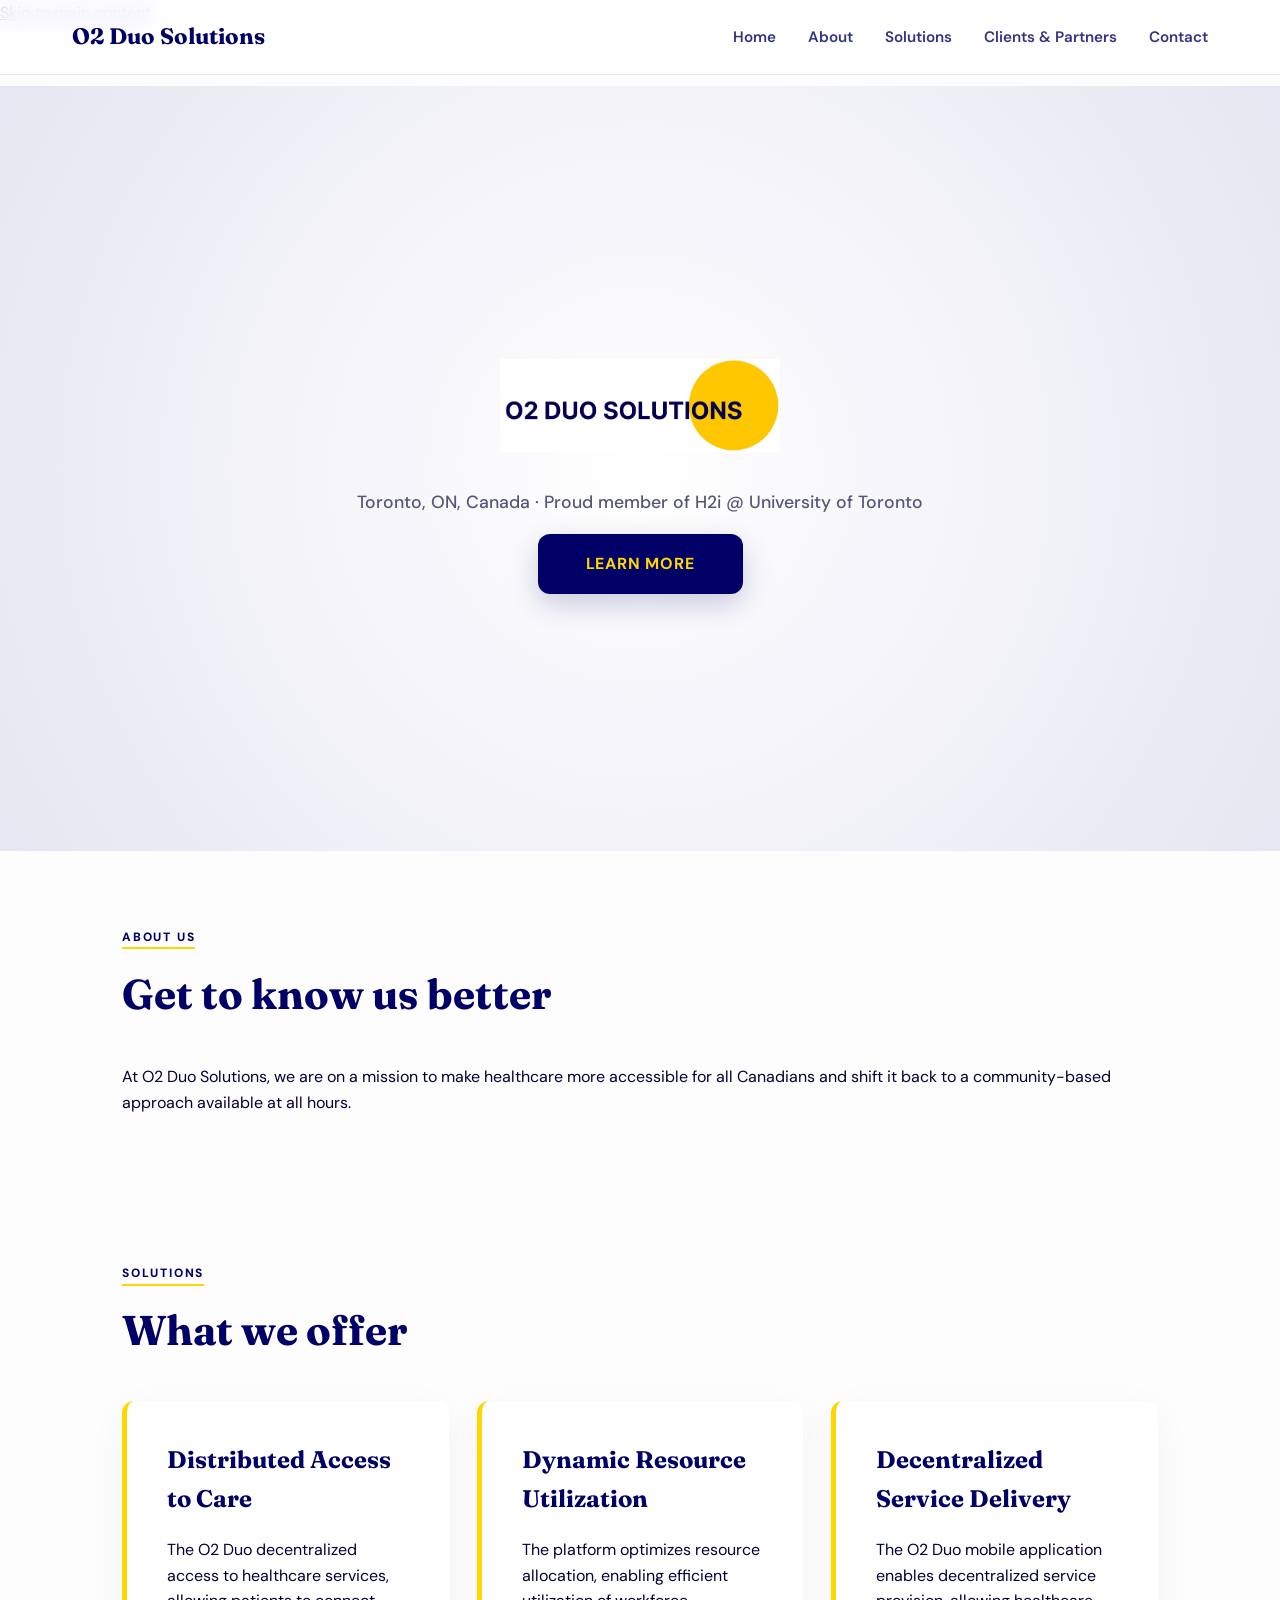
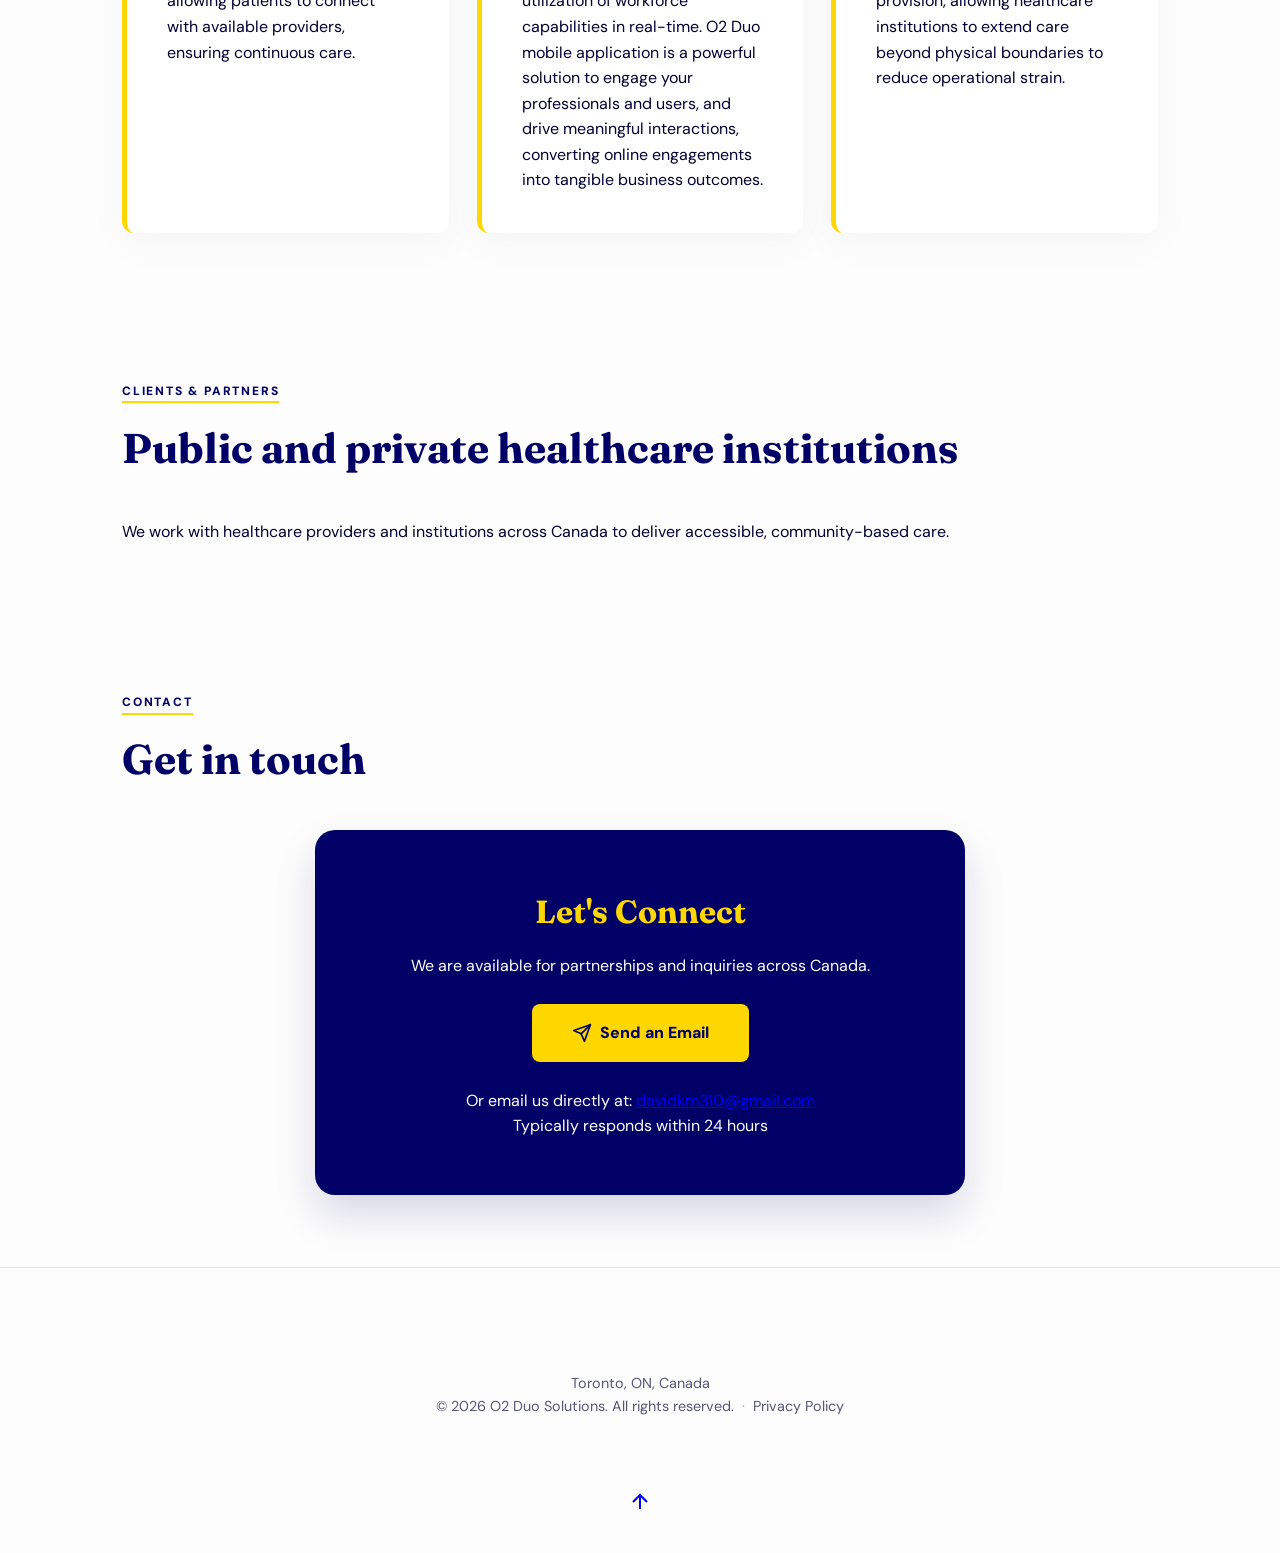
<file: index.html>
<!DOCTYPE html>
<html lang="en">

<head>
	<meta charset="utf-8">
	<meta name="viewport" content="width=device-width, initial-scale=1">
	<title>O2 Duo Solutions | Healthcare Accessibility</title>
	<meta name="description"
		content="Making healthcare more accessible for all Canadians with a community-based approach available at all hours.">
	<meta name="author" content="O2 Duo Solutions">

	<link rel="icon" type="image/png" href="favicon.png">
	<link rel="preconnect" href="https://fonts.googleapis.com">
	<link rel="preconnect" href="https://fonts.gstatic.com" crossorigin>
	<link
		href="https://fonts.googleapis.com/css2?family=DM+Sans:ital,opsz,wght@0,9..40,400;0,9..40,500;0,9..40,600;0,9..40,700;1,9..40,400&family=Fraunces:opsz,wght@9..144,500;9..144,600;9..144,700&display=swap"
		rel="stylesheet">

	<link rel="stylesheet" href="css/modern.css">
</head>

<body>
	<a href="#main" class="skip-link">Skip to main content</a>

	<header class="site-header" id="top">
		<div class="header-inner">
			<a class="logo" href="#intro">O2 Duo Solutions</a>
			<button type="button" class="nav-toggle" aria-label="Toggle menu" aria-expanded="false">
				<span class="hamburger"></span>
			</button>
			<nav class="main-nav" aria-label="Main navigation">
				<ul class="nav-list">
					<li><a href="#intro">Home</a></li>
					<li><a href="#about">About</a></li>
					<li><a href="#solutions">Solutions</a></li>
					<li><a href="#clients">Clients & Partners</a></li>
					<li><a href="#contact">Contact</a></li>
				</ul>
			</nav>
		</div>
	</header>

	<main id="main">
		<section class="hero" id="intro">
			<div class="hero-bg" aria-hidden="true"></div>
			<div class="hero-content">
				<div class="hero-logo-wrap">
					<img src="images/O2DuoSolutionsBrandLogo2.PNG" alt="O2 Duo Solutions" class="hero-logo" width="280"
						height="120">
				</div>
				<p class="hero-meta">
					<span>Toronto, ON, Canada</span>
					<span class="sep" aria-hidden="true">·</span>
					<span>Proud member of H2i @ University of Toronto</span>
				</p>
				<a href="#about" class="hero-cta">Learn more</a>
			</div>
		</section>

		<section class="section about-section" id="about">
			<div class="container">
				<header class="section-header">
					<p class="section-label">About Us</p>
					<h2 class="section-title">Get to know us better</h2>
				</header>
				<div class="about-content">
					<p class="about-lead">
						At O2 Duo Solutions, we are on a mission to make healthcare more accessible for all Canadians
						and shift it back to a community-based approach available at all hours.
					</p>
				</div>
			</div>
		</section>

		<section class="section solutions-section" id="solutions">
			<div class="container">
				<header class="section-header">
					<p class="section-label">Solutions</p>
					<h2 class="section-title">What we offer</h2>
				</header>

				<div class="solutions-grid solutions-grid--text">
					<article class="solution-card solution-card--text">
						<div class="solution-card-content">
							<h3>Distributed Access to Care</h3>
							<p>The O2 Duo decentralized access to healthcare services, allowing patients to connect with
								available providers, ensuring continuous care.</p>
						</div>
					</article>
					<article class="solution-card solution-card--text">
						<div class="solution-card-content">
							<h3>Dynamic Resource Utilization</h3>
							<p>The platform optimizes resource allocation, enabling efficient utilization of workforce
								capabilities in real-time. O2 Duo mobile application is a powerful solution to engage
								your professionals and users, and drive meaningful interactions, converting online
								engagements into tangible business outcomes.</p>
						</div>
					</article>
					<article class="solution-card solution-card--text">
						<div class="solution-card-content">
							<h3>Decentralized Service Delivery</h3>
							<p>The O2 Duo mobile application enables decentralized service provision, allowing
								healthcare institutions to extend care beyond physical boundaries to reduce operational
								strain.</p>
						</div>
					</article>
				</div>
			</div>
		</section>

		<section class="section clients-section" id="clients">
			<div class="container">
				<header class="section-header">
					<p class="section-label">Clients & Partners</p>
					<h2 class="section-title">Public and private healthcare institutions</h2>
				</header>
				<p class="clients-intro">We work with healthcare providers and institutions across Canada to deliver
					accessible, community-based care.</p>
			</div>
		</section>

		<section class="section contact-section" id="contact">
			<div class="container">
				<header class="section-header">
					<p class="section-label">Contact</p>
					<h2 class="section-title">Get in touch</h2>
				</header>
				<div class="contact-wrap">
					<div class="contact-card-modern">
						<h3 class="contact-heading">Let's Connect</h3>
						<p class="contact-intro">We are available for partnerships and inquiries across Canada.</p>
						<br>
						<div class="contact-actions">
							<a href="mailto:davidkm310@gmail.com" class="btn btn-primary contact-btn">
								<svg xmlns="http://www.w3.org/2000/svg" width="20" height="20" viewBox="0 0 24 24" fill="none" stroke="currentColor" stroke-width="2" stroke-linecap="round" stroke-linejoin="round" style="margin-right: 8px;"><path d="m22 2-7 20-4-9-9-4Z"/><path d="M22 2 11 13"/></svg>
								Send an Email
							</a>
							<br>
							<br>
							<p class="contact-email-link">
								Or email us directly at: <a href="mailto:davidkm310@gmail.com">davidkm310@gmail.com</a>
							</p>
						</div>

						<p class="contact-subtext">Typically responds within 24 hours</p>
					</div>
				</div>
			</div>
		</section>
	</main>

	<footer class="site-footer">
		<div class="container footer-inner">
			<p class="footer-location">Toronto, ON, Canada</p>
			<p class="footer-copy">
				&copy; <span id="year"></span> O2 Duo Solutions. All rights reserved.
				<span class="footer-sep" aria-hidden="true">·</span>
				<a href="privacy-policy.html" class="footer-link">Privacy Policy</a>
			</p>
		</div>
		<a href="#top" class="back-to-top" aria-label="Back to top">
			<svg width="24" height="24" viewBox="0 0 24 24" fill="none" stroke="currentColor" stroke-width="2"
			     aria-hidden="true" xmlns="http://www.w3.org/2000/svg">
				<path d="M12 19V5M5 12l7-7 7 7" />
			</svg>
		</a>
	</footer>

	<script src="js/modern.js"></script>
</body>

</html>
</file>
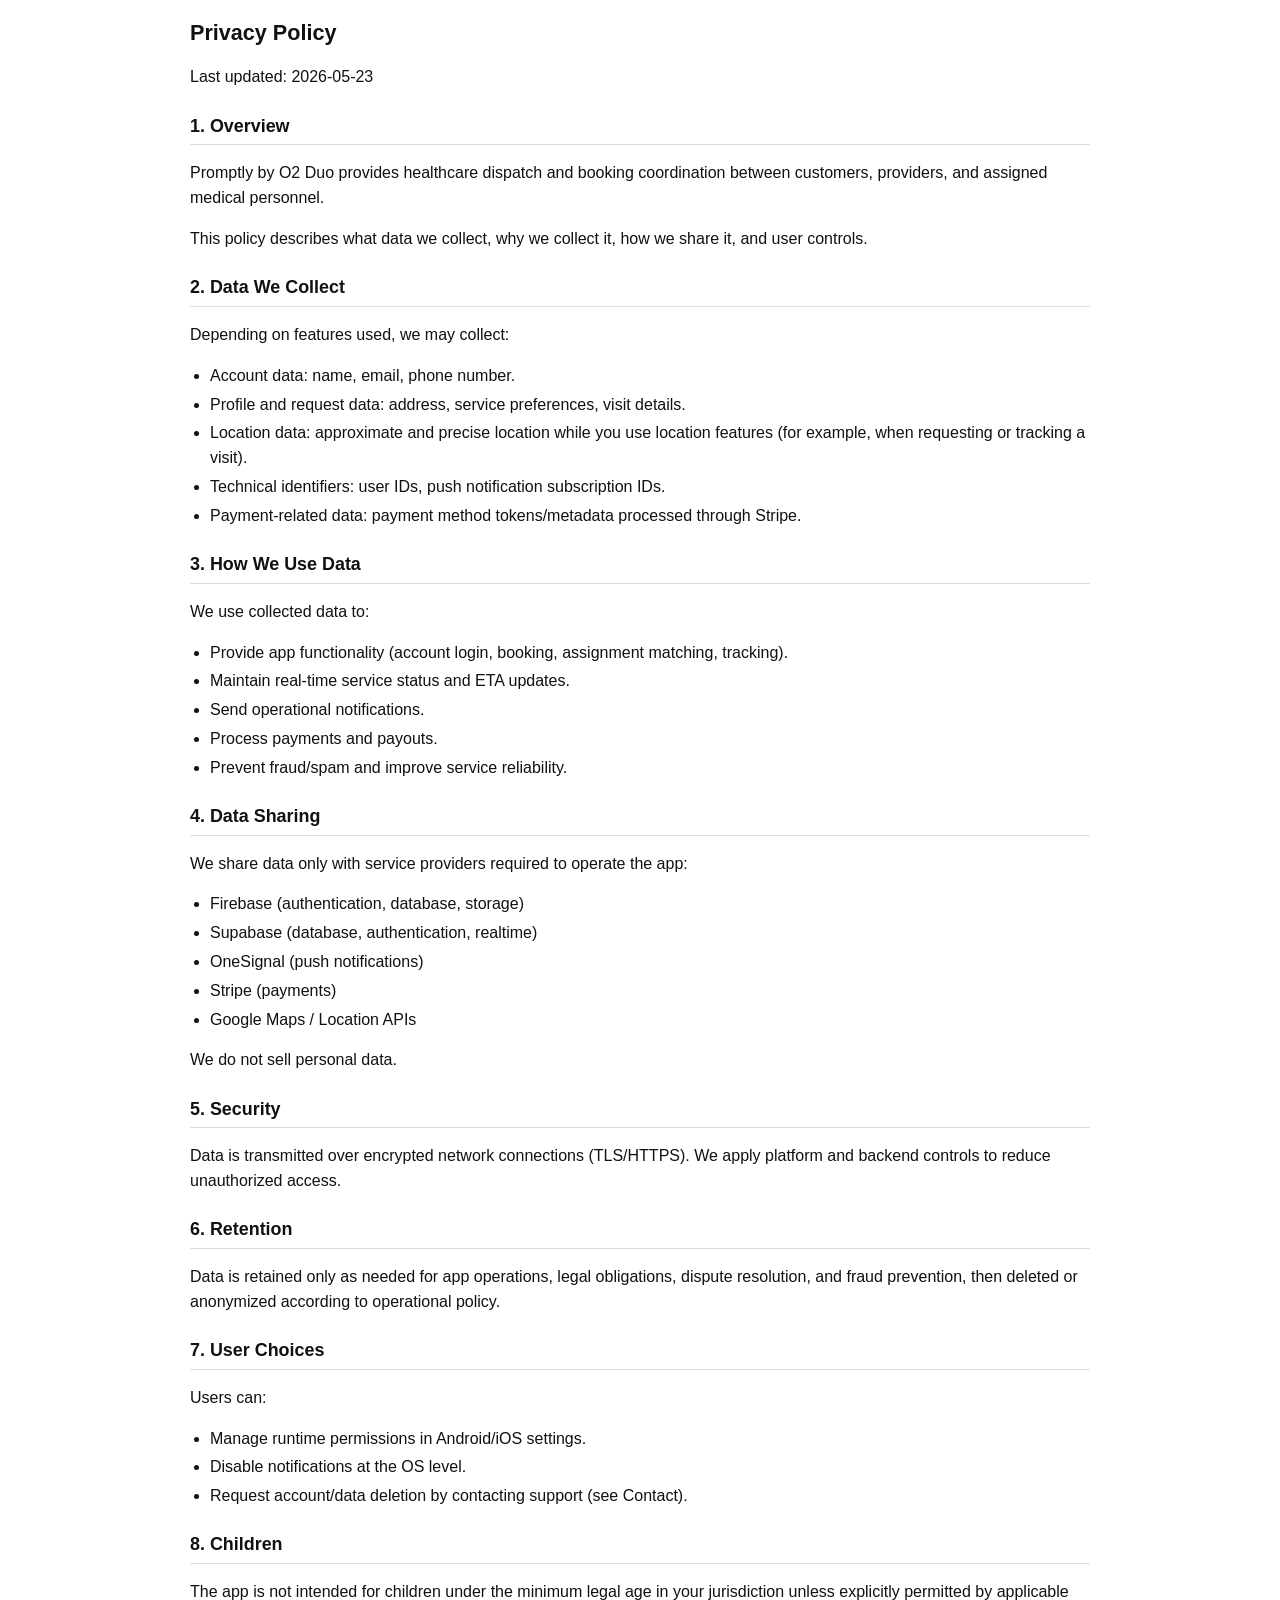
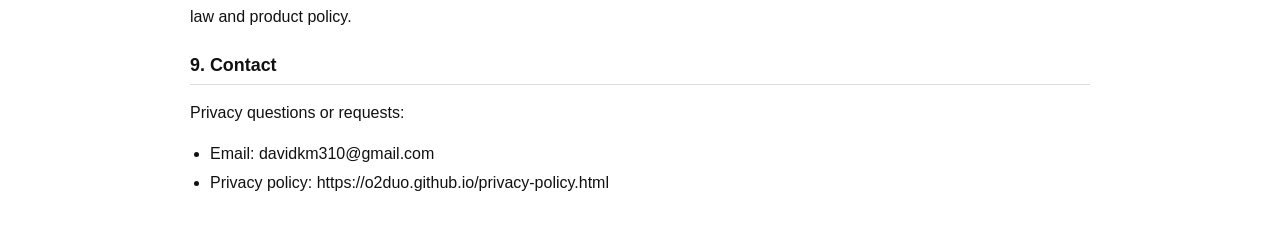
<file: privacy-policy.html>
<!DOCTYPE html>
<html lang="en">
<head>
    <title>Privacy Policy</title><meta charset="UTF-8"/>
    <meta name="viewport" content="width=device-width, initial-scale=1"/>
    <style>
        body{font-family:sans-serif;padding:16px;line-height:1.55;color:#111;max-width:900px;margin:0 auto;}
        h1{font-size:1.35em;margin-top:0;}
        h2{font-size:1.12em;margin-top:1.25em;border-bottom:1px solid #ddd;padding-bottom:4px;}
        h3{font-size:1.05em;margin-top:1em;}
        blockquote{margin:8px 0;padding:8px 12px;background:#f5f5f5;border-left:4px solid #ccc;}
        ul{padding-left:1.25em;}
        li{margin:4px 0;}
        hr{border:none;border-top:1px solid #ddd;margin:16px 0;}
    </style></head><body><h1>Privacy Policy</h1>
<p>Last updated: 2026-05-23</p>
<h2>1. Overview</h2>
<p>Promptly by O2 Duo provides healthcare dispatch and booking coordination between customers, providers, and assigned medical personnel.</p>
<p>This policy describes what data we collect, why we collect it, how we share it, and user controls.</p>
<h2>2. Data We Collect</h2>
<p>Depending on features used, we may collect:</p>
<ul>
    <li>Account data: name, email, phone number.</li>
    <li>Profile and request data: address, service preferences, visit details.</li>
    <li>Location data: approximate and precise location while you use location features (for example, when requesting or tracking a visit).</li>
    <li>Technical identifiers: user IDs, push notification subscription IDs.</li>
    <li>Payment-related data: payment method tokens/metadata processed through Stripe.</li>
</ul>
<h2>3. How We Use Data</h2>
<p>We use collected data to:</p>
<ul>
    <li>Provide app functionality (account login, booking, assignment matching, tracking).</li>
    <li>Maintain real-time service status and ETA updates.</li>
    <li>Send operational notifications.</li>
    <li>Process payments and payouts.</li>
    <li>Prevent fraud/spam and improve service reliability.</li>
</ul>
<h2>4. Data Sharing</h2>
<p>We share data only with service providers required to operate the app:</p>
<ul>
    <li>Firebase (authentication, database, storage)</li>
    <li>Supabase (database, authentication, realtime)</li>
    <li>OneSignal (push notifications)</li>
    <li>Stripe (payments)</li>
    <li>Google Maps / Location APIs</li>
</ul>
<p>We do not sell personal data.</p>
<h2>5. Security</h2>
<p>Data is transmitted over encrypted network connections (TLS/HTTPS). We apply platform and backend controls to reduce unauthorized access.</p>
<h2>6. Retention</h2>
<p>Data is retained only as needed for app operations, legal obligations, dispute resolution, and fraud prevention, then deleted or anonymized according to operational policy.</p>
<h2>7. User Choices</h2>
<p>Users can:</p>
<ul>
    <li>Manage runtime permissions in Android/iOS settings.</li>
    <li>Disable notifications at the OS level.</li>
    <li>Request account/data deletion by contacting support (see Contact).</li>
</ul>
<h2>8. Children</h2>
<p>The app is not intended for children under the minimum legal age in your jurisdiction unless explicitly permitted by applicable law and product policy.</p>
<h2>9. Contact</h2>
<p>Privacy questions or requests:</p>
<ul>
    <li>Email: davidkm310@gmail.com</li>
    <li>Privacy policy: https://o2duo.github.io/privacy-policy.html</li>
</ul></body></html>
</file>
<file: css/modern.css>
:root {
    --navy: #000066;
    --gold: #FFD700;
    --white: #ffffff;
    --bg: #fdfdfd;
    --text-main: #000033;
    --text-muted: #555577;
    --border: rgba(0, 0, 102, 0.1);
}

* {
    box-sizing: border-box;
    margin: 0;
    padding: 0;
}

body {
    font-family: 'DM Sans', sans-serif;
    background-color: var(--bg);
    color: var(--text-main);
    line-height: 1.6;
    scroll-behavior: smooth;
    overflow-x: hidden;
}

/* --- Navigation --- */
.site-header {
    position: fixed;
    top: 0;
    width: 100%;
    z-index: 1000;
    backdrop-filter: blur(10px);
    background: rgba(255, 255, 255, 0.8);
    border-bottom: 1px solid var(--border);
}

.header-inner {
    max-width: 1200px;
    margin: 0 auto;
    padding: 1.2rem 2rem;
    display: flex;
    justify-content: space-between;
    align-items: center;
}

.logo {
    font-family: 'Fraunces', serif;
    font-weight: 700;
    text-decoration: none;
    color: var(--navy);
    font-size: 1.4rem;
}

.nav-list {
    display: flex;
    list-style: none;
    gap: 2rem;
}

.nav-list a {
    text-decoration: none;
    color: var(--navy);
    font-weight: 600;
    font-size: 0.95rem;
    opacity: 0.8;
    transition: 0.3s;
}

.nav-list a:hover { opacity: 1; }

/* --- Mobile Navigation Logic --- */
@media (max-width: 768px) {
    .nav-toggle {
        display: block;
        background: none;
        border: none;
        cursor: pointer;
        padding: 10px;
        z-index: 1100;
        /* Shoves the toggle to the far right */
        margin-left: auto;
        margin-right: -10px;
    }

    .hamburger, .hamburger::before, .hamburger::after {
        display: block;
        width: 24px;
        height: 2px;
        background: var(--navy);
        content: '';
        transition: 0.3s;
        position: relative;
    }
    .hamburger::before { position: absolute; top: -8px; left: 0; }
    .hamburger::after { position: absolute; bottom: -8px; left: 0; }

    .nav-list {
        display: none;
        flex-direction: column;
        position: absolute;
        top: 100%;
        left: 0;
        width: 100%;
        background: var(--white);
        padding: 2rem;
        border-bottom: 2px solid var(--gold);
        box-shadow: 0 10px 20px rgba(0,0,0,0.1);
        text-align: center;
    }

    .nav-list.active { display: flex; }
}

@media (min-width: 769px) {
    .nav-toggle { display: none; }
}

/* --- Hero Section --- */
.hero {
    height: 85vh;
    display: flex;
    flex-direction: column;
    align-items: center;
    justify-content: center;
    text-align: center;
    background: radial-gradient(circle at center, #ffffff 0%, #e6e6f2 100%);
    padding: 0 1rem;
    margin-top: 60px;
}

.hero-logo {
    max-width: 280px;
    height: auto;
    margin-bottom: 1.8rem;
}

.hero-meta {
    font-size: 1.1rem;
    color: var(--text-muted);
    margin-bottom: 2.2rem;
    font-weight: 500;
}

.hero-cta {
    background: var(--navy);
    color: var(--gold);
    padding: 1.2rem 3rem;
    border-radius: 12px;
    text-decoration: none;
    font-weight: 700;
    text-transform: uppercase;
    letter-spacing: 0.05em;
    box-shadow: 0 10px 30px rgba(0, 0, 102, 0.2);
    transition: all 0.3s ease;
}

.hero-cta:hover {
    transform: translateY(-3px);
    box-shadow: 0 15px 35px rgba(0, 0, 102, 0.3);
}

/* --- Container & Content --- */
.container {
    max-width: 1100px;
    margin: 0 auto;
    padding: 4.5rem 2rem;
}

.section-label {
    color: var(--navy);
    text-transform: uppercase;
    font-weight: 800;
    font-size: 0.75rem;
    letter-spacing: 0.15em;
    margin-bottom: 0.5rem;
    display: inline-block;
    border-bottom: 2px solid var(--gold);
}

.section-title {
    font-family: 'Fraunces', serif;
    font-size: 2.6rem;
    margin-top: 0.8rem;
    margin-bottom: 2.8rem;
    color: var(--navy);
    line-height: 1.2;
}

/* --- Solutions Grid --- */
.solutions-grid {
    display: grid;
    grid-template-columns: repeat(auto-fit, minmax(320px, 1fr));
    gap: 1.75rem;
}

.solution-card {
    background: white;
    padding: 2.5rem;
    border-radius: 12px;
    border-left: 5px solid var(--gold);
    box-shadow: 0 10px 40px rgba(0,0,0,0.04);
    transition: 0.3s ease;
}

.solution-card:hover {
    transform: translateX(10px);
    background: var(--navy);
    color: white;
}

.solution-card:hover h3 { color: white; }

.solution-card h3 {
    font-family: 'Fraunces', serif;
    font-size: 1.5rem;
    margin-bottom: 1.2rem;
    color: var(--navy);
}

/* --- Contact & Footer --- */
.contact-card-modern {
    background: var(--navy);
    color: white;
    padding: 3.5rem 2.5rem;
    border-radius: 20px;
    text-align: center;
    max-width: 650px;
    margin: 0 auto;
    box-shadow: 0 20px 40px rgba(0, 0, 102, 0.15);
}

.contact-heading {
    font-family: 'Fraunces', serif;
    font-size: 2rem;
    color: var(--gold);
    margin-bottom: 1rem;
}

.contact-btn {
    display: inline-flex;
    align-items: center;
    background: var(--gold);
    color: var(--navy) !important;
    padding: 1rem 2.5rem;
    border-radius: 8px;
    text-decoration: none;
    font-weight: 800;
    transition: all 0.2s ease;
}

.site-footer {
    padding: 2rem;
    text-align: center;
    border-top: 1px solid var(--border);
    color: var(--text-muted);
    font-size: 0.9rem;
}

/* --- Animations --- */
.reveal-hidden {
    opacity: 0;
    transform: translateY(30px);
    transition: all 0.8s ease-out;
}

.reveal-visible {
    opacity: 1;
    transform: translateY(0);
}

.footer-sep {
    margin: 0 4px;
    color: var(--text-muted);
    opacity: 0.5;
}

.footer-link {
    color: var(--text-muted);
    text-decoration: none;
    transition: color 0.2s ease;
}

.footer-link:hover {
    color: var(--navy);
    text-decoration: underline;
}
</file>
